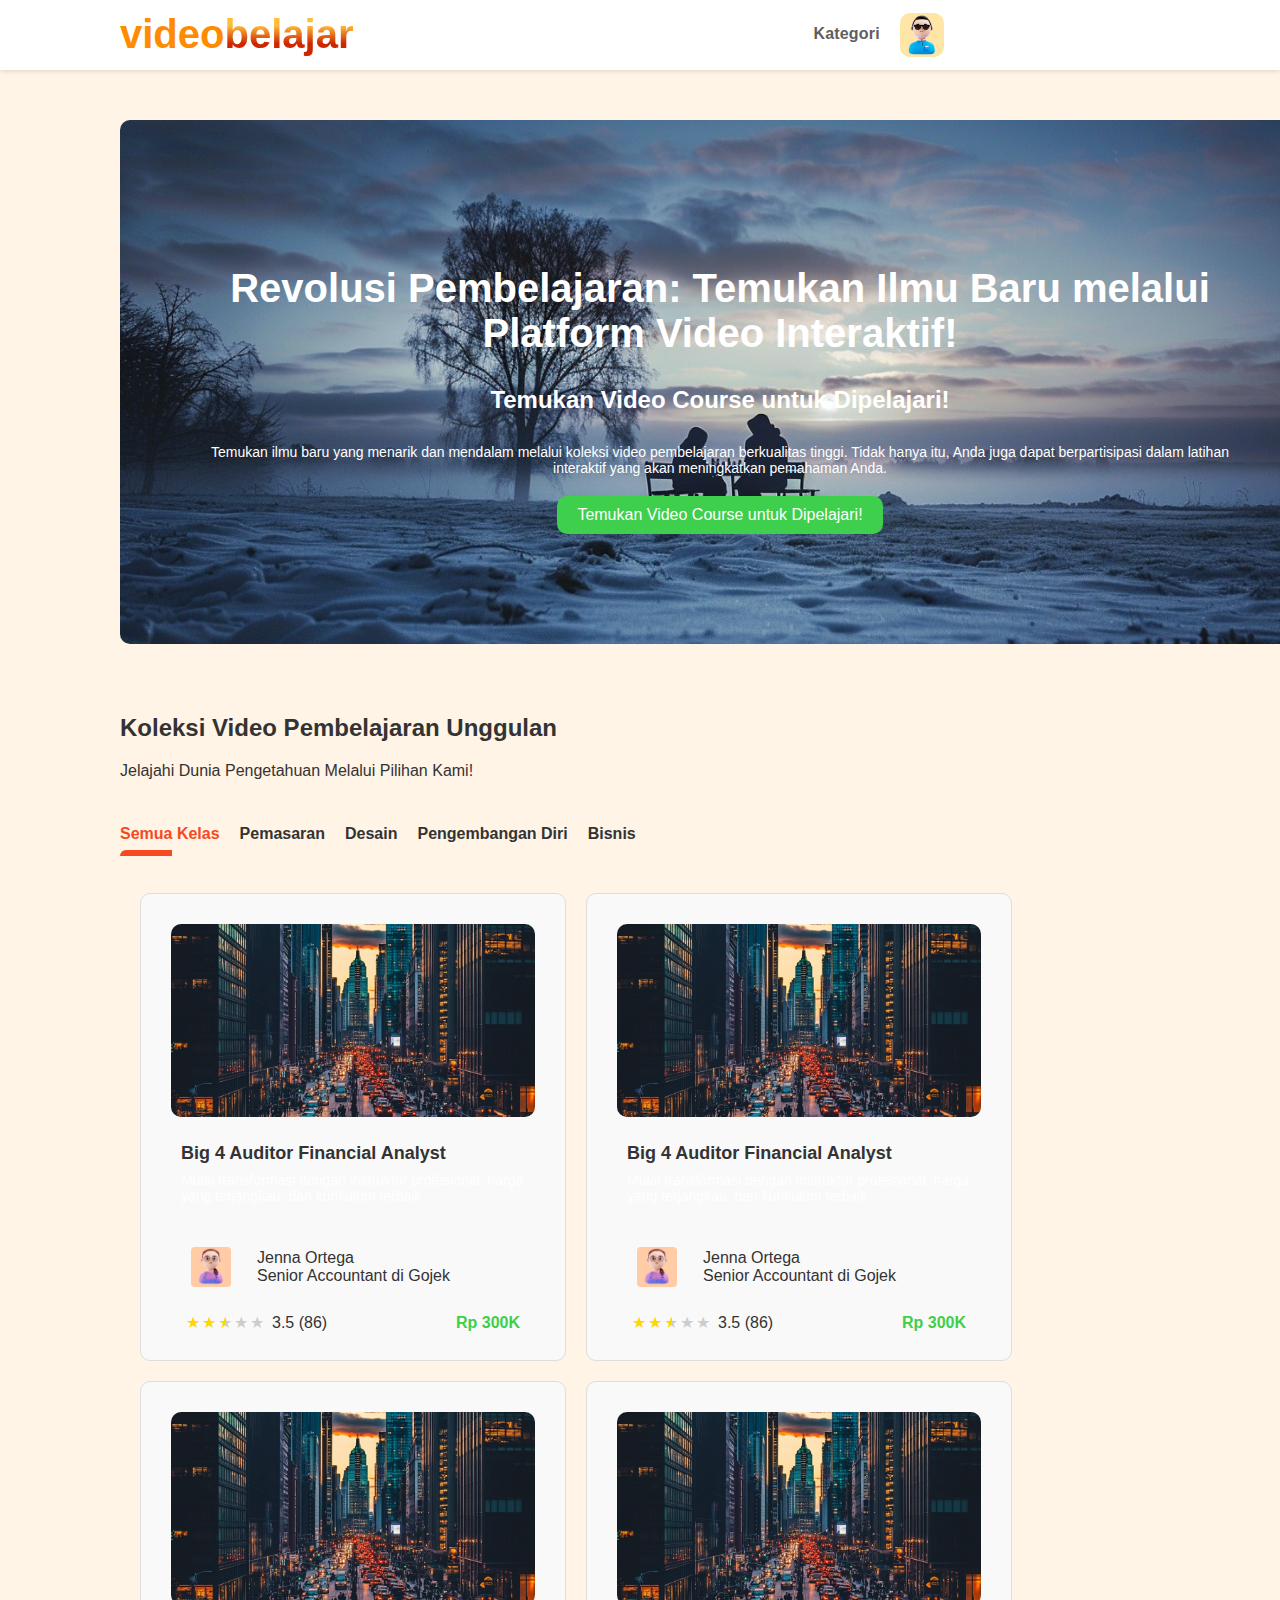
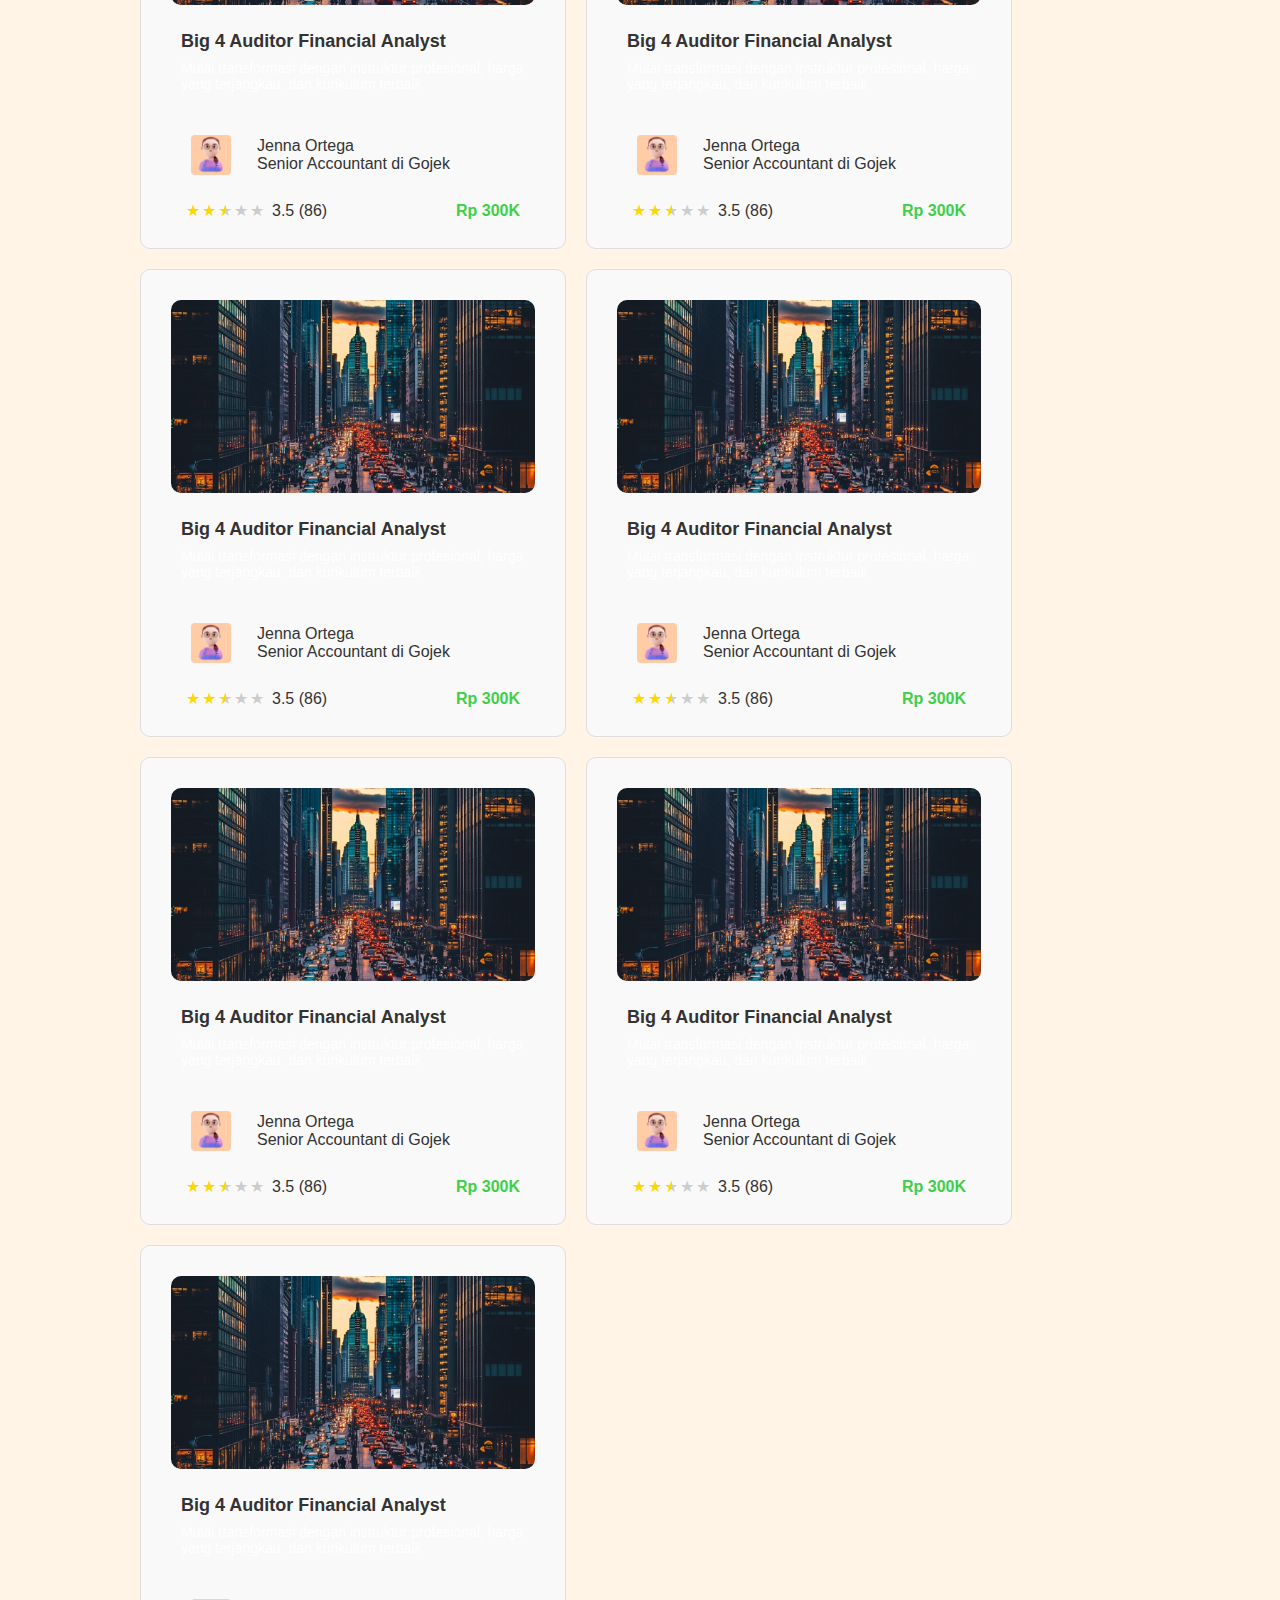
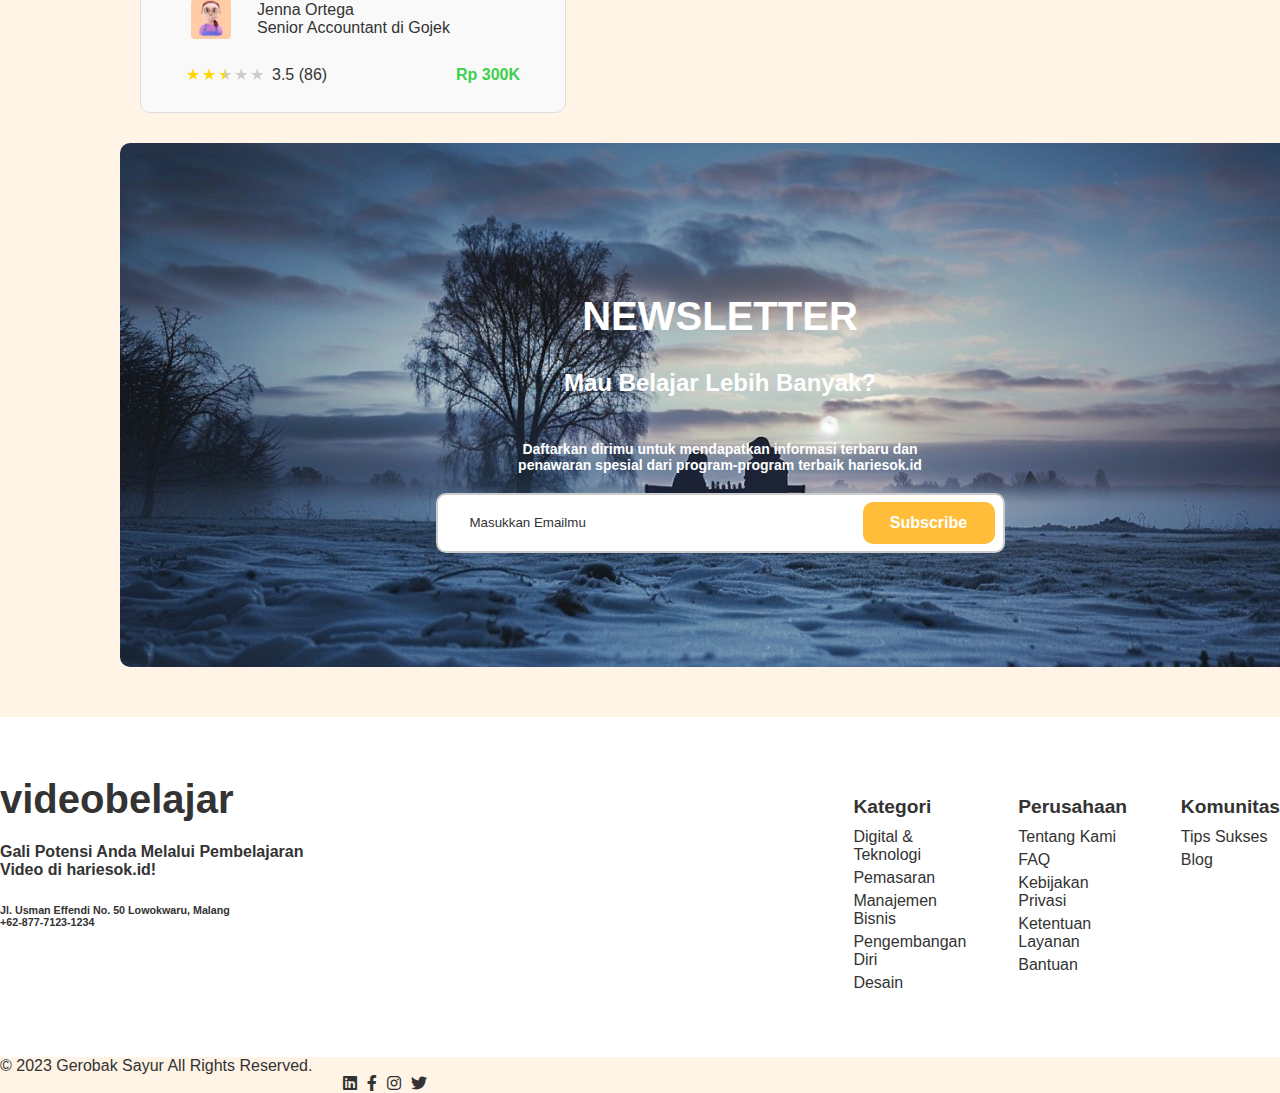
<file: index.html>
<!DOCTYPE html>
<html lang="en">
  <head>
    <meta charset="UTF-8" />
    <meta http-equiv="X-UA-Compatible" content="IE=edge" />
    <meta name="viewport" content="width=device-width, initial-scale=1.0" />
    <title>Videobelajar - Home</title>
    <link rel="stylesheet" href="css/style1.css" />
    <link
      rel="stylesheet"
      href="https://cdn.materialdesignicons.com/5.4.55/css/materialdesignicons.min.css"
    />
    <link
      rel="stylesheet"
      href="https://cdnjs.cloudflare.com/ajax/libs/font-awesome/6.0.0-beta3/css/all.min.css"
    />
  </head>
  <body>
    <div class="container">
      <!-- Header -->
      <header>
        <div class="logo">
          <h1>video<span class="logo-2">belajar</span></h1>
        </div>
        <nav>
          <a href="#" class="category">Kategori</a>
          <img src="icons/user.jpg" alt="User Icon" class="user-icon" />
        </nav>
      </header>
      <!-- image section -->
      <div class="background-container">
        <h1>
          Revolusi Pembelajaran: Temukan Ilmu Baru melalui Platform Video
          Interaktif!
        </h1>
        <h2>Temukan Video Course untuk Dipelajari!</h2>
        <p class="description">
          Temukan ilmu baru yang menarik dan mendalam melalui koleksi video
          pembelajaran berkualitas tinggi. Tidak hanya itu, Anda juga dapat
          berpartisipasi dalam latihan interaktif yang akan meningkatkan
          pemahaman Anda.
        </p>
        <button type="button-course">
          Temukan Video Course untuk Dipelajari!
        </button>
      </div>
      <div class="featured-products">
        <h2><span>Koleksi Video Pembelajaran Unggulan</span></h2>
        <p>Jelajahi Dunia Pengetahuan Melalui Pilihan Kami!</p>
      </div>
      <div class="button-container">
        <button class="active">Semua Kelas</button>
        <button>Pemasaran</button>
        <button>Desain</button>
        <button>Pengembangan Diri</button>
        <button>Bisnis</button>
      </div>
      <div class="card-wrapper">
        <div class="card-container">
          <div class="card">
            <img src="icons/image1.jpg" alt="Foto Kursus" />
            <div class="content">
              <div class="title">Big 4 Auditor Financial Analyst</div>
              <div class="description">
                Mulai transformasi dengan instruktur profesional, harga yang
                terjangkau, dan kurikulum terbaik
              </div>
            </div>
            <div class="profile-info">
              <img src="icons/user1.jpg" alt="Profile Picture" />
              <div>
                <div>Jenna Ortega</div>
                <div>Senior Accountant di Gojek</div>
              </div>
            </div>
            <div class="rating-price-container">
              <div class="rating">
                <div class="stars">
                  <span class="star filled">★</span>
                  <span class="star filled">★</span>
                  <span class="star half-filled">★</span>
                  <span class="star empty">★</span>
                  <span class="star empty">★</span>
                </div>
                <div class="text">3.5 (86)</div>
              </div>
              <div class="price">Rp 300K</div>
            </div>
          </div>
        </div>

        <div class="card-container">
          <div class="card">
            <img src="icons/image1.jpg" alt="Foto Kursus" />
            <div class="content">
              <div class="title">Big 4 Auditor Financial Analyst</div>
              <div class="description">
                Mulai transformasi dengan instruktur profesional, harga yang
                terjangkau, dan kurikulum terbaik
              </div>
            </div>
            <div class="profile-info">
              <img src="icons/user1.jpg" alt="Profile Picture" />
              <div>
                <div>Jenna Ortega</div>
                <div>Senior Accountant di Gojek</div>
              </div>
            </div>
            <div class="rating-price-container">
              <div class="rating">
                <div class="stars">
                  <span class="star filled">★</span>
                  <span class="star filled">★</span>
                  <span class="star half-filled">★</span>
                  <span class="star empty">★</span>
                  <span class="star empty">★</span>
                </div>
                <div class="text">3.5 (86)</div>
              </div>
              <div class="price">Rp 300K</div>
            </div>
          </div>
        </div>

        <div class="card-container">
          <div class="card">
            <img src="icons/image1.jpg" alt="Foto Kursus" />
            <div class="content">
              <div class="title">Big 4 Auditor Financial Analyst</div>
              <div class="description">
                Mulai transformasi dengan instruktur profesional, harga yang
                terjangkau, dan kurikulum terbaik
              </div>
            </div>
            <div class="profile-info">
              <img src="icons/user1.jpg" alt="Profile Picture" />
              <div>
                <div>Jenna Ortega</div>
                <div>Senior Accountant di Gojek</div>
              </div>
            </div>
            <div class="rating-price-container">
              <div class="rating">
                <div class="stars">
                  <span class="star filled">★</span>
                  <span class="star filled">★</span>
                  <span class="star half-filled">★</span>
                  <span class="star empty">★</span>
                  <span class="star empty">★</span>
                </div>
                <div class="text">3.5 (86)</div>
              </div>
              <div class="price">Rp 300K</div>
            </div>
          </div>
        </div>
        <div class="card-container">
          <div class="card">
            <img src="icons/image1.jpg" alt="Foto Kursus" />
            <div class="content">
              <div class="title">Big 4 Auditor Financial Analyst</div>
              <div class="description">
                Mulai transformasi dengan instruktur profesional, harga yang
                terjangkau, dan kurikulum terbaik
              </div>
            </div>
            <div class="profile-info">
              <img src="icons/user1.jpg" alt="Profile Picture" />
              <div>
                <div>Jenna Ortega</div>
                <div>Senior Accountant di Gojek</div>
              </div>
            </div>
            <div class="rating-price-container">
              <div class="rating">
                <div class="stars">
                  <span class="star filled">★</span>
                  <span class="star filled">★</span>
                  <span class="star half-filled">★</span>
                  <span class="star empty">★</span>
                  <span class="star empty">★</span>
                </div>
                <div class="text">3.5 (86)</div>
              </div>
              <div class="price">Rp 300K</div>
            </div>
          </div>
        </div>
        <div class="card-container">
          <div class="card">
            <img src="icons/image1.jpg" alt="Foto Kursus" />
            <div class="content">
              <div class="title">Big 4 Auditor Financial Analyst</div>
              <div class="description">
                Mulai transformasi dengan instruktur profesional, harga yang
                terjangkau, dan kurikulum terbaik
              </div>
            </div>
            <div class="profile-info">
              <img src="icons/user1.jpg" alt="Profile Picture" />
              <div>
                <div>Jenna Ortega</div>
                <div>Senior Accountant di Gojek</div>
              </div>
            </div>
            <div class="rating-price-container">
              <div class="rating">
                <div class="stars">
                  <span class="star filled">★</span>
                  <span class="star filled">★</span>
                  <span class="star half-filled">★</span>
                  <span class="star empty">★</span>
                  <span class="star empty">★</span>
                </div>
                <div class="text">3.5 (86)</div>
              </div>
              <div class="price">Rp 300K</div>
            </div>
          </div>
        </div>
        <div class="card-container">
          <div class="card">
            <img src="icons/image1.jpg" alt="Foto Kursus" />
            <div class="content">
              <div class="title">Big 4 Auditor Financial Analyst</div>
              <div class="description">
                Mulai transformasi dengan instruktur profesional, harga yang
                terjangkau, dan kurikulum terbaik
              </div>
            </div>
            <div class="profile-info">
              <img src="icons/user1.jpg" alt="Profile Picture" />
              <div>
                <div>Jenna Ortega</div>
                <div>Senior Accountant di Gojek</div>
              </div>
            </div>
            <div class="rating-price-container">
              <div class="rating">
                <div class="stars">
                  <span class="star filled">★</span>
                  <span class="star filled">★</span>
                  <span class="star half-filled">★</span>
                  <span class="star empty">★</span>
                  <span class="star empty">★</span>
                </div>
                <div class="text">3.5 (86)</div>
              </div>
              <div class="price">Rp 300K</div>
            </div>
          </div>
        </div>
        <div class="card-container">
          <div class="card">
            <img src="icons/image1.jpg" alt="Foto Kursus" />
            <div class="content">
              <div class="title">Big 4 Auditor Financial Analyst</div>
              <div class="description">
                Mulai transformasi dengan instruktur profesional, harga yang
                terjangkau, dan kurikulum terbaik
              </div>
            </div>
            <div class="profile-info">
              <img src="icons/user1.jpg" alt="Profile Picture" />
              <div>
                <div>Jenna Ortega</div>
                <div>Senior Accountant di Gojek</div>
              </div>
            </div>
            <div class="rating-price-container">
              <div class="rating">
                <div class="stars">
                  <span class="star filled">★</span>
                  <span class="star filled">★</span>
                  <span class="star half-filled">★</span>
                  <span class="star empty">★</span>
                  <span class="star empty">★</span>
                </div>
                <div class="text">3.5 (86)</div>
              </div>
              <div class="price">Rp 300K</div>
            </div>
          </div>
        </div>
        <div class="card-container">
          <div class="card">
            <img src="icons/image1.jpg" alt="Foto Kursus" />
            <div class="content">
              <div class="title">Big 4 Auditor Financial Analyst</div>
              <div class="description">
                Mulai transformasi dengan instruktur profesional, harga yang
                terjangkau, dan kurikulum terbaik
              </div>
            </div>
            <div class="profile-info">
              <img src="icons/user1.jpg" alt="Profile Picture" />
              <div>
                <div>Jenna Ortega</div>
                <div>Senior Accountant di Gojek</div>
              </div>
            </div>
            <div class="rating-price-container">
              <div class="rating">
                <div class="stars">
                  <span class="star filled">★</span>
                  <span class="star filled">★</span>
                  <span class="star half-filled">★</span>
                  <span class="star empty">★</span>
                  <span class="star empty">★</span>
                </div>
                <div class="text">3.5 (86)</div>
              </div>
              <div class="price">Rp 300K</div>
            </div>
          </div>
        </div>
        <div class="card-container">
          <div class="card">
            <img src="icons/image1.jpg" alt="Foto Kursus" />
            <div class="content">
              <div class="title">Big 4 Auditor Financial Analyst</div>
              <div class="description">
                Mulai transformasi dengan instruktur profesional, harga yang
                terjangkau, dan kurikulum terbaik
              </div>
            </div>
            <div class="profile-info">
              <img src="icons/user1.jpg" alt="Profile Picture" />
              <div>
                <div>Jenna Ortega</div>
                <div>Senior Accountant di Gojek</div>
              </div>
            </div>
            <div class="rating-price-container">
              <div class="rating">
                <div class="stars">
                  <span class="star filled">★</span>
                  <span class="star filled">★</span>
                  <span class="star half-filled">★</span>
                  <span class="star empty">★</span>
                  <span class="star empty">★</span>
                </div>
                <div class="text">3.5 (86)</div>
              </div>
              <div class="price">Rp 300K</div>
            </div>
          </div>
        </div>
      </div>
      <div class="background-container">
        <h1>NEWSLETTER</h1>
        <h2>Mau Belajar Lebih Banyak?</h2>
        <h3 class="description">
          Daftarkan dirimu untuk mendapatkan informasi terbaru dan
          <p>penawaran spesial dari program-program terbaik hariesok.id</p>
        </h3>

        <div class="input-container">
          <input
            type="email"
            placeholder="Masukkan Emailmu"
            class="email-input"
          />
          <button class="subscribe-button">Subscribe</button>
        </div>
      </div>
    </div>
    <footer>
      <div class="footer">
        <div class="logo">
          <h1>video<span class="logo-2">belajar</span></h1>
          <h4>
            Gali Potensi Anda Melalui Pembelajaran
            <p>Video di hariesok.id!</p>
            <h6>
              Jl. Usman Effendi No. 50 Lowokwaru, Malang
              <p>+62-877-7123-1234</p>
            </h6>
          </h4>
        </div>
        <nav>
          <div class="nav-item">
            <h3>Kategori</h3>
            <ul>
              <li>Digital & Teknologi</li>
              <li>Pemasaran</li>
              <li>Manajemen Bisnis</li>
              <li>Pengembangan Diri</li>
              <li>Desain</li>
            </ul>
          </div>
          <div class="nav-item">
            <h3>Perusahaan</h3>
            <ul>
              <li>Tentang Kami</li>
              <li>FAQ</li>
              <li>Kebijakan Privasi</li>
              <li>Ketentuan Layanan</li>
              <li>Bantuan</li>
            </ul>
          </div>
          <div class="nav-item">
            <h3>Komunitas</h3>
            <ul>
              <li>Tips Sukses</li>
              <li>Blog</li>
            </ul>
          </div>
        </nav>
      </div>
      <div class="social-icons">
        <p>&copy; 2023 Gerobak Sayur All Rights Reserved.</p>
        <div class="icon-group">
          <a
            href="https://www.linkedin.com/in/username"
            class="social-icon"
            target="masih belum ditentukan linkNya"
          >
            <i class="fab fa-linkedin"></i>
          </a>
          <a
            href="https://www.facebook.com/username"
            class="social-icon"
            target="masih belum ditentukan linkNya"
          >
            <i class="fab fa-facebook-f"></i>
          </a>
          <a
            href="https://www.instagram.com/username"
            class="social-icon"
            target="masih belum ditentukan linkNya"
          >
            <i class="fab fa-instagram"></i>
          </a>
          <a
            href="https://twitter.com/username"
            class="social-icon"
            target="masih belum ditentukan linkNya"
          >
            <i class="fab fa-twitter"></i>
          </a>
        </div>
      </div>
    </footer>
  </body>
</html>
</file>
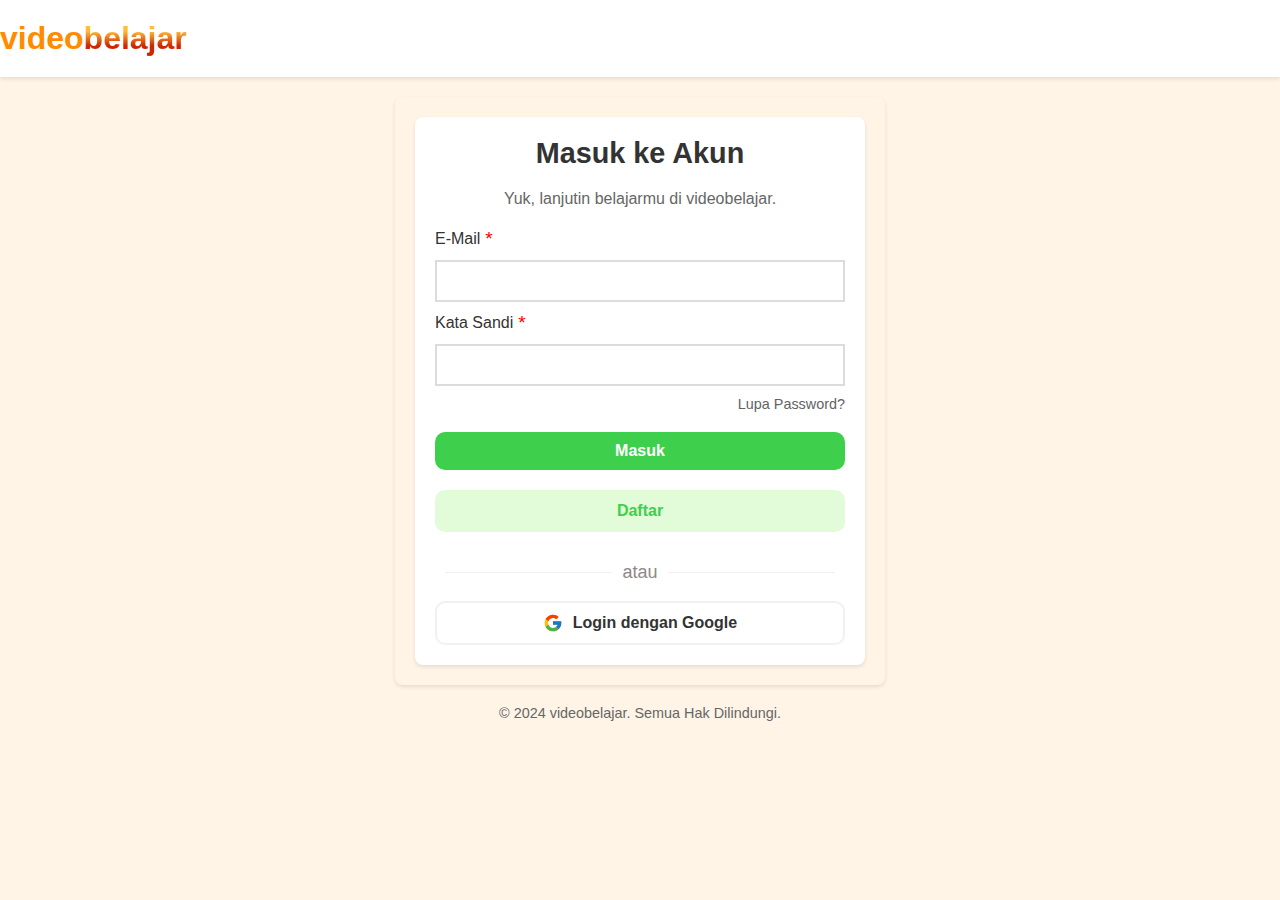
<file: login.html>
<!DOCTYPE html>
<html lang="en">
  <head>
    <meta charset="UTF-8" />
    <meta http-equiv="X-UA-Compatible" content="IE=edge" />
    <meta name="viewport" content="width=device-width, initial-scale=1.0" />
    <title>Login - videobelajar</title>
    <link rel="stylesheet" href="css/login.css" />
    <link
      rel="stylesheet"
      href="https://cdn.materialdesignicons.com/5.4.55/css/materialdesignicons.min.css"
    />
  </head>
  <body>
    <!-- Header -->
    <header>
      <div  class="logo">
          <h1>video<span class="logo-2">belajar</span></h1>
        </div>
      </div>
    </header>

    <!-- Main Content -->
    <main>
      <section class="login">
        <h2>Masuk ke Akun</h2>
        <p>Yuk, lanjutin belajarmu di videobelajar.</p>

        <form action="index.html" method="get">
          <label for="email">E-Mail<span class="required">*</span></label>
          <input type="email" id="email" name="email" required />

          <label for="password"
            >Kata Sandi<span class="required">*</span></label
          >
          <div class="password-container">
            <input type="password" id="password" name="password" required />
            <span class="password-icon mdi mdi-eye-off"></span>
          </div>
          <a href="#" class="forgot-password">Lupa Password?</a>

          <button type="submit" class="login-button">Masuk</button>
          <a href="register.html" class="register-button">Daftar</a>

          <div class="google-login">
            <div class="line">atau</div>
            <br />
            <button type="button" class="google-button">
              <img
                src="icons/google-icon.svg"
                alt="Google Login"
                class="google-icon"
              />
              Login dengan Google
            </button>
          </div>
        </form>
      </section>
    </main>

    <!-- Footer -->
    <footer>
      <p>&copy; 2024 videobelajar. Semua Hak Dilindungi.</p>
    </footer>
  </body>
</html>
</file>
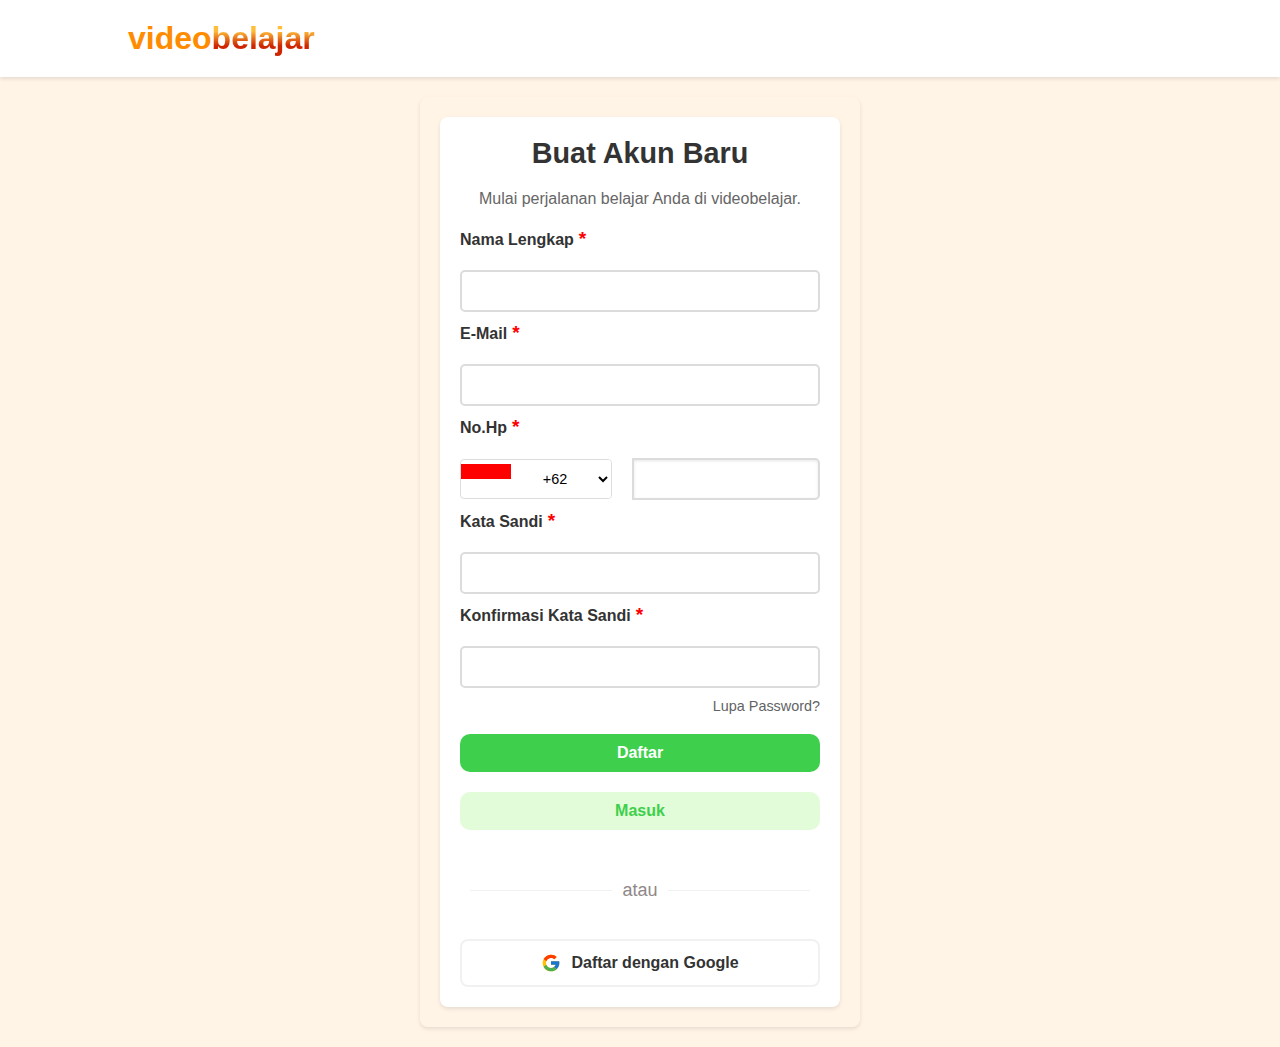
<file: register.html>
<!DOCTYPE html>
<html lang="en">
  <head>
    <meta charset="UTF-8" />
    <meta http-equiv="X-UA-Compatible" content="IE=edge" />
    <meta name="viewport" content="width=device-width, initial-scale=1.0" />
    <title>Register - videobelajar</title>
    <link rel="stylesheet" href="css/register.css" />
    <link
      rel="stylesheet"
      href="https://cdn.materialdesignicons.com/5.4.55/css/materialdesignicons.min.css"
    />
  </head>
  <body>
    <!-- Header -->
    <header>
      <div class="logo">
        <h1>video<span class="logo-2">belajar</span></h1>
      </div>
    </header>

    <!-- Main Content -->
    <main>
      <section class="register">
        <h2>Buat Akun Baru</h2>
        <p>Mulai perjalanan belajar Anda di videobelajar.</p>

        <form action="index.html" method="post">
          <label for="full-name"
            >Nama Lengkap<span class="required">*</span></label
          >
          <input type="text" id="full-name" name="full-name" required />

          <label for="email">E-Mail<span class="required">*</span></label>
          <input type="email" id="email" name="email" required />

          <label for="phone">No.Hp<span class="required">*</span></label>
          <div class="phone-container">
            <div class="country-dropdown">
              <div class="flag-container">
                <div class="flag-icon-red"></div>
                <div class="flag-icon-white"></div>
              </div>
              <select id="country-code" name="country-code" class="dropdown">
                <option value="62" selected>+62</option>
                <!-- Tambahkan lebih banyak opsi jika diperlukan -->
              </select>
            </div>
            <input
              type="tel"
              id="phone"
              name="phone"
              class="phone-input"
              required
            />
          </div>

          <label for="password"
            >Kata Sandi<span class="required">*</span></label
          >
          <div class="password-container">
            <input type="password" id="password" name="password" required />
            <span class="password-icon mdi mdi-eye-off"></span>
          </div>

          <label for="confirm-password"
            >Konfirmasi Kata Sandi<span class="required">*</span></label
          >
          <div class="password-container">
            <input
              type="password"
              id="confirm-password"
              name="confirm-password"
              required
            />
            <span class="password-icon mdi mdi-eye-off"></span>
          </div>

          <a href="#" class="forgot-password">Lupa Password?</a>

          <button type="submit" class="register-button">Daftar</button>

          <!-- Link ke halaman Login -->
          <a href="login.html" class="login-button">Masuk</a>

          <div class="google-login">
            <div class="line">atau</div>
            <br />
            <button type="button" class="google-button">
              <img
                src="icons/google-icon.svg"
                alt="Google Login"
                class="google-icon"
              />
              Daftar dengan Google
            </button>
          </div>
        </form>
      </section>
    </main>
  </body>
</html>
</file>
<file: css/style1.css>
/* Reset beberapa styling default browser */
body,
h1,
h2,
p,
form,
input,
button {
  font-family: "Poppins", sans-serif;
  margin: 0;
  padding: 0;
  box-sizing: border-box;
}

/* Styling umum untuk body */
body {
  background-color: #fff4e6;
  color: #333;
  padding: 0;
  margin: 0;
}

/* Container khusus untuk header */
header.header-container {
  margin: 0 auto;
  padding: 0px;
  width: 100%; /* Mengatur lebar header agar memenuhi seluruh layar */
}

/* Styling header */
header {
  width: 100%; /* Header lebar penuh */
  background-color: #ffffff; /* Warna latar belakang putih */
  padding: 12px 120px; /* Padding untuk memberikan ruang di dalam header */
  display: flex;
  justify-content: space-between; /* Menyebar elemen header ke kiri dan kanan */
  align-items: center; /* Vertikal align center untuk elemen header */
  box-shadow: 0 2px 4px rgba(0, 0, 0, 0.1); /* Memberikan sedikit bayangan untuk efek kedalaman */
  border-bottom: 1px solid #ffffff; /* Border bawah untuk pemisah */
  box-sizing: border-box;
  margin-bottom: 50px; /* Jarak bawah header */
}

/* Styling untuk logo */
header .logo h1 {
  font-size: 2.5em; /* Ukuran font besar untuk logo */
  font-weight: bold;
  color: #ff8c00; /* Warna oranye untuk teks "video" */
  margin: 0;
  display: flex;
  align-items: center;
}

/* Styling untuk bagian dari logo */
header .logo h1 span.logo-2 {
  background: linear-gradient(
    to bottom,
    #ffbd3a 30%,
    #ce2600 70%
  ); /* Gradien warna pada teks "belajar" */
  -webkit-background-clip: text;
  -webkit-text-fill-color: transparent;
  color: transparent;
  font-weight: bold;
}

/* Styling untuk navigasi */
header nav {
  display: flex;
  align-items: center;
}

/* Styling untuk link kategori */
header .category {
  margin-right: 20px; /* Memberikan jarak antara kategori dan ikon user */
  text-decoration: none;
  color: #5f5e5e; /* Warna teks kategori */
  font-family: "Poppins", sans-serif;
  font-size: 16px;
  font-weight: bold;
  line-height: 22.4px;
  letter-spacing: 0.2px;
  text-align: left;
}

/* Styling untuk ikon pengguna */
header .user-icon {
  width: 44px; /* Ukuran lebar dan tinggi ikon */
  height: 44px;
  border-radius: 10px; /* Membuat sudut ikon menjadi melengkung */
  opacity: 1; /* Menampilkan ikon */
}

/* Styling untuk background container */
.background-container {
  background-image: url("/icons/image0.jpg"); /* Ganti dengan path gambar yang sesuai */
  background-size: cover; /* Menyesuaikan gambar agar menutupi seluruh elemen */
  background-position: center; /* Memusatkan gambar */
  background-repeat: no-repeat; /* Menghindari pengulangan gambar */
  color: white; /* Warna teks */
  text-align: center; /* Menyelaraskan teks di tengah */
  border-radius: 10px; /* Membuat sudut elemen menjadi melengkung */

  /* Menambahkan flexbox untuk memusatkan konten secara horizontal */
  display: flex;
  flex-direction: column;
  align-items: center;
  justify-content: center;
  height: 40vh; /* Mengatur tinggi elemen sesuai viewport */
  width: calc(
    100% - 240px
  ); /* Lebar elemen dengan jarak padding yang sama dengan header */
  max-width: 1140px; /* Lebar maksimum elemen */
  margin: 0 auto; /* Otomatis memusatkan elemen secara horizontal */
  padding: 100px 140px 64px 80px; /* Padding dalam elemen */
  gap: 10px; /* Memberikan jarak antar elemen dalam container */
  margin: 10px 0 0 120px;
  margin-bottom: 50px; /* Jarak bawah header */
}

/* Styling untuk h1 */
h1 {
  font-size: 2.5em;
  margin-bottom: 20px;
}

/* Styling untuk h2 */
h2 {
  font-size: 1.5em; /* Ukuran font untuk h2 */
  margin-bottom: 20px; /* Jarak bawah dari elemen h2 */
}

/* Styling untuk deskripsi */
.description {
  font-size: 1.2em; /* Ukuran font untuk deskripsi */
  margin-bottom: 10px; /* Jarak bawah dari elemen p */
  color: white;
}
.container .description {
  color: white;
}

/* Styling untuk tombol */
button {
  background-color: #3ecf4c; /* Warna latar belakang tombol */
  color: white; /* Warna teks tombol */
  font-size: 16px;
  font: 700;
  border: none; /* Menghapus border tombol */
  padding: 10px 20px 10px 20px; /* Jarak di dalam tombol */
  border-radius: 10px;
}

.featured-products {
  text-align: left;
  margin: 0 0 0 120px; /* Jarak dari tepi kiri */
  max-width: 800px;
  padding: 20px 0;
}
/* Styling untuk tombol saat hover */
.button-container {
  display: flex;
  gap: 20px; /* Jarak antara tombol */
  margin-top: 20px; /* Jarak atas antara tombol dan elemen sebelumnya */
  position: relative; /* Posisi relatif untuk elemen tambahan */
  text-align: left;
  margin: 0 0 0 120px;
}

.button-container {
  display: flex;
  gap: 20px; /* Jarak antara tombol */
  margin-top: 20px; /* Jarak atas antara tombol dan elemen sebelumnya */
  position: relative; /* Posisi relatif untuk elemen tambahan */
}

.button-container button {
  background: none;
  border: none;
  color: #333; /* Warna teks tombol default */
  font-size: 16px;
  font-weight: bold;
  padding: 5px 0; /* Jarak atas-bawah dalam tombol */
  position: relative; /* Posisi relatif untuk penempatan garis bawah */
  cursor: pointer;
  margin-bottom: 25px;
}

.button-container button::after {
  content: "";
  position: absolute;
  bottom: -8px; /* Jarak bawah dari teks tombol */
  left: 0; /* Menempatkan garis bawah di sebelah kiri */
  width: 0; /* Ukuran awal garis bawah */
  height: 6px;
  background-color: #f64920; /* Warna garis bawah */
  border-radius: 10px 0 0 0; /* Sudut melengkung pada bagian atas kiri */
  opacity: 0; /* Garis bawah tidak terlihat secara default */
  transition: width 0.3s ease, opacity 0.3s ease, color 0.3s ease; /* Transisi untuk lebar, opasitas, dan warna */
}

.button-container button.active {
  color: #f64920; /* Warna teks tombol aktif */
}

.button-container button.active::after {
  width: 52px; /* Lebar garis bawah ketika aktif */
  opacity: 1; /* Garis bawah terlihat saat tombol aktif */
  border-radius: 10px 0 0 0; /* Sudut melengkung pada bagian atas kiri */
}

.button-container button:hover::after {
  width: 52px; /* Lebar garis bawah saat hover (opsional) */
  opacity: 1; /* Garis bawah terlihat saat hover (opsional) */
}
/* akhir featured products */

/* Styling untuk kotak gambar */
.image-box {
  width: 1200px; /* Lebar kotak */
  height: 1200px; /* Tinggi kotak */
  background-image: url("/icons/image1.jpg"); /* Ganti dengan path gambar Anda */
  background-size: 150px; /* Menyesuaikan gambar agar menutupi kotak */
  background-position: center; /* Memusatkan gambar */
  background-repeat: no-repeat; /* Menghindari pengulangan gambar */
  border: 2px solid #7d1111; /* Border kotak */
  border-radius: 50px 70px 10px 10px; /* Membuat sudut kotak menjadi melengkung */
}

/* frame card start disini yaa */
/* Container untuk card-frame */
.card-wrapper {
  display: flex;
  flex-direction: row; /* Mengatur agar card berjajar secara horizontal */
  gap: 16px; /* Jarak antar card-container */
  overflow-x: auto; /* Menambahkan scroll horizontal jika card terlalu banyak */
  padding: 20px;
  display: flex;
  flex-wrap: wrap;
  gap: 20px;
  margin: 0 0.3dvb 0 120px;
}

.card-container {
  flex-shrink: 0; /* Mencegah card dari mengecil */
  display: flex;
  justify-content: center;
  align-items: center;
}

.card {
  width: 384px;
  height: 426px;
  padding: 20px;
  border-radius: 10px;
  border: 1px solid #ddd;
  background: #f9f9f9;
  display: grid;
  flex-direction: column;
  gap: 1 px;
  margin: 0px 0px 0px 0px;
}

/* Gaya untuk gambar di dalam card */
.card img {
  width: calc(
    100% - 20px
  ); /* Mengurangi lebar gambar agar ada jarak dengan tepi card */
  height: 193px;
  object-fit: cover;
  border-radius: 10px;
  margin-top: 0px;
  margin: 10px 10px 10px; /* Menambahkan jarak 20px dari tepi kiri, kanan, dan atas, tanpa jarak bawah */
}

/* Gaya untuk konten di bawah gambar */
.content {
  width: calc(
    100% - 40px
  ); /* Mengurangi lebar konten agar sesuai dengan gambar */
  display: flex;
  flex-direction: column;
  gap: 8px;
  margin: 0 20px; /* Menambahkan jarak horizontal 20px dari tepi card */
}

/* Gaya untuk judul dan deskripsi */
.title {
  font-size: 18px;
  font-weight: bold;
  color: #333;
}

.description {
  font-size: 14px;
  color: #666;
}

/* Gaya untuk informasi profil */
.profile-info {
  display: flex;
  align-items: center;
  gap: 16px;
  margin: 0 20px; /* Menambahkan jarak horizontal 20px dari tepi card */
}

/* Gaya untuk ikon profil */
.profile-info img {
  width: 40px;
  height: 40px;
  border-radius: 10% 10%;
}

/* Gaya untuk rating dan harga */
.rating-price-container {
  display: flex;
  justify-content: space-between; /* Mengatur bintang di kiri dan harga di kanan */
  align-items: center;
  margin: 0 25px; /* Menambahkan jarak horizontal 20px dari tepi card */
}

/* Gaya untuk rating */
.rating {
  display: flex;
  align-items: center;
  gap: 8px;
  font-family: "DM Sans", sans-serif;
  font-size: px;
  font-weight: 500;
  color: #ee2323;
}

/* Gaya untuk bintang rating */
.stars {
  display: flex;
  gap: 2px;
}

.filled {
  color: #ffd700;
}

.half-filled::before {
  content: "\2605";
  color: #ffd700;
  position: absolute;
}

/* Bintang setengah terisi */
.half-filled {
  background: linear-gradient(
    to right,
    #ffd700 50%,
    #ccc 50%
  ); /* Setengah berwarna kuning (#ffd700), setengah abu-abu */
  -webkit-background-clip: text;
  -webkit-text-fill-color: transparent;
  position: relative;
}

.empty {
  color: #ccc;
}

/* Gaya untuk teks rating */
.text {
  color: #333;
}

/* Gaya untuk harga */
.price {
  font-size: 16px;
  font-weight: bold;
  color: #3ecf4c;
}
/* style untuk button subscribe */
.input-container {
  display: flex;
  align-items: center;
  width: 525px; /* Lebar untuk input dan tombol */
  height: 40px; /* Tinggi untuk input dan tombol */
  padding: 8px 8px 8px 32px; /* Padding untuk keseluruhan container */
  gap: 20px; /* Jarak antara input dan tombol */
  border-radius: 10px 10px 10px 10px; /* Sudut melengkung di bagian atas kiri */
  background-color: white; /* Background putih */
  opacity: 1; /* Pastikan elemen terlihat */
  border: 2px solid #ccc; /* Border di sekitar input dan tombol */
}

.email-input {
  flex-grow: 1; /* Input mengambil ruang yang tersedia */
  border: none; /* Menghapus border internal */
  color: black; /* Warna teks hitam */
  background-color: transparent; /* Background mengikuti container */
  padding: 0; /* Menghapus padding tambahan */
}

.email-input::placeholder {
  color: #333333; /* Placeholder abu-abu */
}

.subscribe-button {
  width: 132px; /* Lebar sesuai spesifikasi */
  height: 42px; /* Tinggi sesuai spesifikasi */

  background-color: #ffbd3a; /* Warna krem untuk tombol */
  color: #ffffff; /* Warna teks tombol hitam */
  font-weight: 700;
  border: none; /* Menghapus border bawaan tombol */
  border-radius: 10px 10px 10px 10px; /* Sudut melengkung di bagian kanan bawah tombol */
  cursor: pointer;
  display: flex;
  align-items: center;
  justify-content: center;
  opacity: 1; /* Pastikan tombol terlihat */
}

.footer {
  width: 100%; /* Mengatur lebar footer agar mencakup seluruh layar */
  height: auto;
  padding: 60px 0; /* Padding atas dan bawah, tanpa padding kanan dan kiri */
  gap: 20px;
  opacity: 1;
  background-color: #ffffff;
  display: flex;
  flex-direction: row;
  justify-content: space-between;
  align-items: flex-start;
  box-sizing: border-box; /* Agar padding tidak mempengaruhi lebar */
}

.footer .content {
  padding: 0 60px; /* Mengatur padding kanan dan kiri untuk konten di dalam footer */
  width: 100%;
}

.logo,
nav,
.social-icons {
  width: 33.33%; /* Membagi konten menjadi tiga bagian yang sama lebar */
}

.social-icons {
  display: flex;
  flex-direction: column;
  justify-content: flex-start;
}

.icon-group {
  display: flex;
  gap: 10px;
  justify-content: flex-end; /* Menempatkan ikon di sebelah kanan */
}

.icon-group a {
  text-decoration: none;
  color: #333;
}

footer nav {
  display: flex;
  justify-content: space-between;
  align-items: flex-start;
  gap: 40px; /* Jarak antar kolom */
}

.nav-item {
  display: flex;
  flex-direction: column;
}

.nav-item h3 {
  margin-bottom: 10px;
  font-size: 1.2em;
  font-weight: bold;
}

.nav-item ul {
  list-style: none;
  padding: 0;
  margin: 0;
}

.nav-item ul li {
  margin-bottom: 5px;
  font-size: 1em;
}
</file>
<file: css/login.css>
/* Reset beberapa styling default browser */
body,
h1,
h2,
p,
form,
input,
button {
  margin: 0;
  padding: 0;
  font-family: "Poppins", sans-serif;
}

/* Styling umum untuk body */
body {
  background-color: #fff4e6; /* Warna latar belakang cream untuk halaman */
  color: #333; /* Warna teks umum */
}

/* Styling header untuk semua halaman */
header {
  background-color: #ffffff; /* Warna latar belakang putih untuk header */
  padding: 20px 0;
  box-shadow: 0 2px 4px rgba(0, 0, 0, 0.1); /* Sedikit bayangan untuk memberikan efek kedalaman */
}

header .container {
  width: 80%;
  margin: 0 auto;
  display: flex;
  justify-content: space-between;
  align-items: center;
}
.logo h1 {
  font-size: 2em;
  font-weight: bold;
  color: #ff8c00; /* Warna default untuk teks "video" */
  margin: 0;
  padding: 0;
  position: relative; /* Untuk memastikan pseudo-elemen `::after` berada di bawah teks */
}

.logo h1 span.logo-2 {
  background: linear-gradient(
    to bottom,
    #ffbd3a 30%,
    #ce2600 70%
  ); /* Gradien dari oranye muda ke oranye tua */
  display: inline-block;
  -webkit-background-clip: text;
  -webkit-text-fill-color: transparent;
  color: transparent; /* Membuat warna teks transparan agar gradien terlihat */
  font-weight: bold; /* Membuat teks lebih tebal */
  position: relative; /* Untuk memastikan pseudo-elemen `::after` berada di bawah teks */
}

.logo h1 span.logo-2::after {
  content: "";
  position: absolute;
  bottom: -5px; /* Jarak setengah lingkaran dari teks, disesuaikan agar lebih dekat */
  left: 0;
  right: 0;
  height: 10px; /* Tinggi setengah lingkaran, disesuaikan agar lebih kecil */
  background: radial-gradient(
    circle at bottom center,
    #ce2600 5%,
    transparent 10%
  );
  border-radius: 50% 50% 0 0; /* Membentuk setengah lingkaran */
  z-index: -1; /* Menempatkan setengah lingkaran di belakang teks */
}

/* Styling untuk menu */
.menu ul {
  list-style: none;
  padding: 0;
  margin: 0;
  display: flex;
}

.menu ul li {
  margin: 0 15px;
}

.menu ul li a {
  text-decoration: none;
  color: #007bff; /* Warna tautan */
  font-weight: bold;
}

.menu ul li a:hover {
  text-decoration: underline;
}

/* Styling untuk main content */
main {
  background-color: #fff4e6; /* Warna latar belakang cream untuk konten utama */
  padding: 20px;
  border-radius: 8px;
  box-shadow: 0 2px 4px rgba(0, 0, 0, 0.1); /* Sedikit bayangan untuk memberikan efek kedalaman */
  max-width: 450px;
  margin: 20px auto;
}

/* Styling untuk login section */
.login {
  background-color: #ffffff; /* Warna latar belakang putih untuk form login */
  padding: 20px;
  border-radius: 8px;
  box-shadow: 0 2px 4px rgba(0, 0, 0, 0.1); /* Sedikit bayangan untuk memberikan efek kedalaman */
}

.login h2 {
  font-size: 1.8em;
  color: #333;
  margin-bottom: 20px;
  text-align: center;
}

.login p {
  text-align: center;
  color: #666;
  margin-bottom: 20px;
}

/* Styling untuk form */
form {
  display: flex;
  flex-direction: column;
  gap: 10px;
}

/* Styling untuk label */
label {
  display: flex;
  align-items: center;
  position: relative; /* Position relative untuk penempatan bintang */
  font-size: 1em; /* Ukuran font untuk label */
}

/* Styling untuk label bintang merah */
label .required {
  color: red; /* Warna merah untuk bintang */
  margin-left: 5px; /* Jarak antara label dan bintang */
  font-size: 1.2em; /* Ukuran font bintang */
}

/* Styling untuk input */
input {
  width: 100%; /* Memastikan input mengisi lebar kontainer */
  padding: 10px;
  border: 2px solid #dcdcdc; /* Menghilangkan border */
  border-radius: px; /* Membuat sudut lebih melengkung */
  font-size: 1em;
  box-sizing: border-box; /* Menghitung padding dan border dalam lebar total */
}

/* Styling untuk password container */
.password-container {
  position: relative;
}

.password-container input {
  padding-right: 40px; /* Ruang untuk ikon mata */
}

/* Styling untuk password icon */
.password-icon {
  position: absolute;
  top: 50%;
  right: 10px;
  transform: translateY(-50%);
  font-size: 1.2em;
  color: #333; /* Warna ikon mata */
  cursor: pointer;
}

/* Styling untuk form actions */
.forgot-password {
  color: #626364; /* Warna biru untuk link lupa password */
  text-decoration: none;
  font-size: 0.9em;
  margin-bottom: 10px; /* Space below the link */
  display: block;
  text-align: right;
}
.forgot-password:hover {
  text-decoration: underline;
}

/* Styling untuk buttons */
button {
  padding: 10px;
  border-radius: 10px; /* Membuat sudut lebih melengkung */
  cursor: pointer;
  font-size: 1em;
  width: 100%; /* Ensure buttons are full width */
  border: 0px solid transparent; /* Border transparan untuk tombol */
  background-color: transparent; /* Warna tombol transparan */
  font-weight: bolder;
}

/* Styling untuk tombol login */
.login-button {
  background-color: #3ecf4c; /* Warna latar belakang hijau untuk tombol Masuk */
  color: #fff; /* Warna teks putih untuk tombol Masuk */
  border-color: #159834; /* Warna border hijau */
  margin-top: 10px, 26px, 10px, 26px;
}

.login-button:hover {
  background-color: #047b1d; /*Warna hijau lebih gelap saat hover */
  color: #fff;
  border: 2px solid #dcdcdc;
}

/* Styling untuk tombol daftar */
.register-button {
  color: #3ecf4c; /* Warna teks hijau */
  background-color: #e2fcd9; /* Warna latar belakang hijau muda */
  border: 2px solid transparent; /* Border transparan */
  margin-top: 10px;
  text-align: center;
  display: block;
  padding: 10px;
  border-radius: 10px; /* Membuat sudut lebih melengkung */
  text-decoration: none;
  font-weight: bolder;
}

.register-button:hover {
  background-color: #28a745; /* Warna hijau saat hover */
  color: #fff;
  border: 2px solid #28a745; /* Border hijau saat hover */
}

/* Styling untuk Google login */
.line {
  display: flex;
  align-items: center;
  color: #8f8888;
}
.line::before,
.line::after {
  content: "";
  flex: 1;
  border-bottom: 1px solid #f1f1f1; /* Ganti dengan warna garis yang diinginkan */
  margin: 0 10px; /* Jarak antara garis dengan teks */
}
.line {
  font-weight: 400;
  font-size: 18px; /* Ganti ukuran font sesuai kebutuhan */
}

/* Styling untuk Google login */
.google-login {
  text-align: center;
  margin-top: 20px;
}

.google-button {
  display: flex;
  align-items: center;
  justify-content: center;
  padding: 10px;
  background-color: transparent; /* Menghapus latar belakang */
  color: #333; /* Warna teks hitam */
  border: 0px solid #ccc; /* Warna border abu-abu */
  border-radius: 10px; /* Membuat sudut lebih melengkung */
  cursor: pointer;
  font-size: 1em;
  border: 2px solid #f1f1f1;
}

.google-button img.google-icon {
  width: 20px;
  margin-right: 10px;
}

/* Styling untuk footer */
footer {
  text-align: center;
  margin-top: 20px;
  font-size: 0.9em;
  color: #666;
}
</file>
<file: css/register.css>
/* Reset beberapa styling default browser */
body,
h1,
h2,
p,
form,
input,
button {
  margin: 0;
  padding: 0;
  font-family: "Poppins", sans-serif;
}

/* Styling umum untuk body */
body {
  background-color: #fff4e6; /* Warna latar belakang cream untuk halaman */
  color: #333; /* Warna teks umum */
}

/* Styling header untuk semua halaman */
header {
  background-color: #ffffff; /* Warna latar belakang putih untuk header */
  padding: 20px 0;
  box-shadow: 0 2px 4px rgba(0, 0, 0, 0.1); /* Sedikit bayangan untuk memberikan efek kedalaman */
}

header .logo {
  width: 80%;
  margin: 0 auto;
  display: flex;
  justify-content: space-between;
}

.logo h1 {
  font-size: 2em;
  font-weight: bold;
  color: #ff8c00; /* Warna default untuk teks "video" */
  margin: 0;
  padding: 0;
  position: relative; /* Untuk memastikan pseudo-elemen `::after` berada di bawah teks */
}

.logo h1 span.logo-2 {
  background: linear-gradient(
    to bottom,
    #ffbd3a 30%,
    #ce2600 70%
  ); /* Gradien dari oranye muda ke oranye tua */
  display: inline-block;
  -webkit-background-clip: text;
  -webkit-text-fill-color: transparent;
  color: transparent; /* Membuat warna teks transparan agar gradien terlihat */
  font-weight: bold; /* Membuat teks lebih tebal */
  position: relative; /* Untuk memastikan pseudo-elemen `::after` berada di bawah teks */
}

.logo h1 span.logo-2::after {
  content: "";
  position: absolute;
  bottom: -5px; /* Jarak setengah lingkaran dari teks, disesuaikan agar lebih dekat */
  left: 0;
  right: 0;
  height: 10px; /* Tinggi setengah lingkaran, disesuaikan agar lebih kecil */
  background: radial-gradient(
    circle at bottom center,
    #ce2600 5%,
    transparent 10%
  );
  border-radius: 50% 50% 0 0; /* Membentuk setengah lingkaran */
  z-index: -1; /* Menempatkan setengah lingkaran di belakang teks */
}

/* Styling untuk main content */
main {
  background-color: #fff4e6; /* Warna latar belakang cream untuk konten utama */
  padding: 20px;
  border-radius: 8px;
  box-shadow: 0 2px 4px rgba(0, 0, 0, 0.1); /* Sedikit bayangan untuk memberikan efek kedalaman */
  max-width: 400px;
  margin: 20px auto;
}

/* Styling untuk register section */
.register {
  background-color: #ffffff; /* Warna latar belakang putih untuk form register */
  padding: 20px;
  border-radius: 8px;
  box-shadow: 0 2px 4px rgba(0, 0, 0, 0.1); /* Sedikit bayangan untuk memberikan efek kedalaman */
}

.register h2 {
  font-size: 1.8em;
  color: #333;
  margin-bottom: 20px;
  text-align: center;
}

.register p {
  text-align: center;
  color: #666;
  margin-bottom: 20px;
}

/* Styling untuk form */
form {
  display: flex;
  flex-direction: column;
  gap: 10px;
}

/* Styling untuk label */
label {
  display: flex;
  align-items: center;
  position: relative; /* Position relative untuk penempatan bintang */
  font-size: 1em; /* Ukuran font untuk label */
}

/* Styling untuk label bintang merah */
label .required {
  color: red; /* Warna merah untuk bintang */
  margin-left: 5px; /* Jarak antara label dan bintang */
  font-size: 1.2em; /* Ukuran font bintang */
}

/* Styling untuk input */
input {
  width: 100%; /* Memastikan input mengisi lebar kontainer */
  padding: 10px;
  border: 2px solid #dcdcdc; /* Menghilangkan border */
  border-radius: 5px; /* Membuat sudut lebih melengkung */
  font-size: 1em;
  box-sizing: border-box; /* Menghitung padding dan border dalam lebar total */
}

/* Styling untuk password container */
.password-container {
  position: relative;
}

.password-container input {
  padding-right: 40px; /* Ruang untuk ikon mata */
}

/* Styling untuk password icon */
.password-icon {
  position: absolute;
  top: 50%;
  right: 10px;
  transform: translateY(-50%);
  font-size: 1.2em;
  color: #333; /* Warna ikon mata */
  cursor: pointer;
}

/* Styling untuk phone-container */
.phone-container {
  display: flex;
  align-items: center;
  gap: 10px; /* Jarak antara dropdown dan input */
}

/* Gaya label dan elemen yang diperlukan */
label {
  display: block;
  margin-bottom: 10px;
  font-weight: bold;
}

.required {
  color: red;
  font-size: 1.2em;
}

/* Kontainer untuk dropdown dan input */
.phone-container {
  display: flex;
  align-items: center;
}

/* Kontainer untuk dropdown dan bendera */
.country-dropdown {
  display: flex;
  align-items: center;
  border: 1px solid #ddd; /* Border abu-abu di sekitar dropdown dan bendera */
  border-radius: 4px;
  overflow: hidden;
  margin-right: 10px;
  width: 150px; /* Lebar kotak luar sama dengan dropdown */
}

/* Kontainer untuk bendera dengan background abu-abu */
.flag-container {
  display: flex;
  flex-direction: column;
  width: 50px; /* Lebar bendera */
  height: 30px; /* Tinggi bendera */
  background-color: #ccc; /* Background abu-abu di sekitar bendera */
}

/* Bagian merah dari bendera */
.flag-icon-red {
  background-color: red;
  height: 50%; /* Setengah tinggi kotak */
  width: 100%;
  border: none; /* Hapus border */
}

/* Bagian putih dari bendera */
.flag-icon-white {
  background-color: white;
  height: 50%; /* Setengah tinggi kotak */
  width: 100%;
  border: none; /* Hapus border */
}

/* Dropdown style */
.dropdown {
  border: none;
  padding: 8px;
  font-size: 16px;
  flex: 1;
  background-color: white; /* Background putih untuk dropdown */
}

/* Input telepon */
.phone-input {
  flex: 1;
  padding: 8px;
  font-size: 16px;
  border: 1px solid #ddd;
  border-radius: 4px;
  box-shadow: inset 0 1px 3px rgba(0, 0, 0, 0.1);
  outline: none;
}

.phone-input:focus {
  border-color: #007bff;
  box-shadow: 0 0 0 0.2rem rgba(38, 143, 255, 0.25);
}

.dropdown {
  border: none; /* Menghilangkan border dropdown agar menyatu dengan kotak */
  border-radius: 0; /* Menghilangkan radius border */
  padding: 10px;
  background-color: #ffffff;
  font-size: 0.9em; /* Ukuran font dropdown lebih kecil */
  width: 60px; /* Lebar dropdown */
  text-align: center; /* Memusatkan teks dalam dropdown */
}

/* Styling untuk input telepon */
.phone-input {
  flex: 1; /* Mengisi sisa ruang yang tersedia */
  padding: 10px;
  border: 2px solid #dcdcdc;
  border-radius: 0 5px 5px 0; /* Hanya sudut kanan atas dan bawah */
}
/* Styling untuk form actions */
.forgot-password {
  color: #626364; /* Warna biru untuk link lupa password */
  text-decoration: none;
  font-size: 0.9em;
  margin-bottom: 10px; /* Space below the link */
  display: block;
  text-align: right;
}
.forgot-password:hover {
  text-decoration: underline;
}

/* Styling untuk button register */
.register-button {
  background-color: #3ecf4c; /* Warna hijau untuk tombol */
  color: rgb(255, 255, 255); /* Warna teks tombol */
  border: none;
  border-radius: 10px;
  padding: 10px;
  font-size: 16px;
  cursor: pointer;
  text-align: center;
  font-weight: bold;
}

/* Styling untuk button login */
.login-button {
  display: block;
  text-align: center;
  margin-top: 10px;
  color: #3ecf4c; /* Warna teks tombol */
  text-decoration: none;
  font-size: 16px;
  border-radius: 5px;
  padding: 10px;
  font-weight: bold;
  background-color: #e2fcd9;
  border-radius: 10px;
  padding: 64px, 120px, 64px, 120px;
}
/* Styling untuk garis pembatas */
.line {
  display: flex;
  align-items: center;
  color: #8f8888;
  font-weight: 400;
  font-size: 18px; /* Ukuran font sesuai kebutuhan */
  margin: 20px 0; /* Jarak vertikal atas dan bawah */
}
.line::before,
.line::after {
  content: "";
  flex: 1;
  border-bottom: 1px solid #f1f1f1; /* Warna garis pembatas */
  margin: 0 10px; /* Jarak antara garis dengan teks */
}

/* Styling untuk tombol login */

.login-button:hover {
  background-color: #3ecf4c; /* Latar belakang berubah hijau saat hover */
  color: white; /* Teks berubah putih saat hover */
}

/* Styling untuk tombol login dengan Google */
.google-login {
  text-align: center;
  margin-top: 20px;
}

.google-button {
  display: flex;
  align-items: center;
  justify-content: center;
  width: 100%; /* Lebar tombol mengisi seluruh kolom */
  padding: 12px; /* Padding yang lebih proporsional */
  font-size: 1em; /* Ukuran font yang sesuai */
  font-weight: bold; /* Teks tebal */
  color: #333; /* Warna teks hitam */
  background-color: #ffffff; /* Latar belakang putih */
  border: 2px solid #f1f1f1; /* Border abu-abu muda */
  border-radius: 8px; /* Radius yang lebih lembut */
  cursor: pointer;
  transition: background-color 0.3s ease, border-color 0.3s ease; /* Efek transisi untuk interaksi */
}

.google-button img.google-icon {
  width: 20px;
  margin-right: 10px;
}

/* Styling untuk footer */
footer {
  text-align: center;
  margin-top: 20px; /* Jarak lebih kecil untuk konsistensi dengan tombol lainnya */
  font-size: 0.9em;
  color: #666;
  padding: 10px 0; /* Padding vertikal di footer */
  background-color: #f9f9f9; /* Latar belakang footer yang lebih terang */
  border-top: 2px solid #ddd; /* Border atas yang lebih tebal dan jelas */
}
</file>
